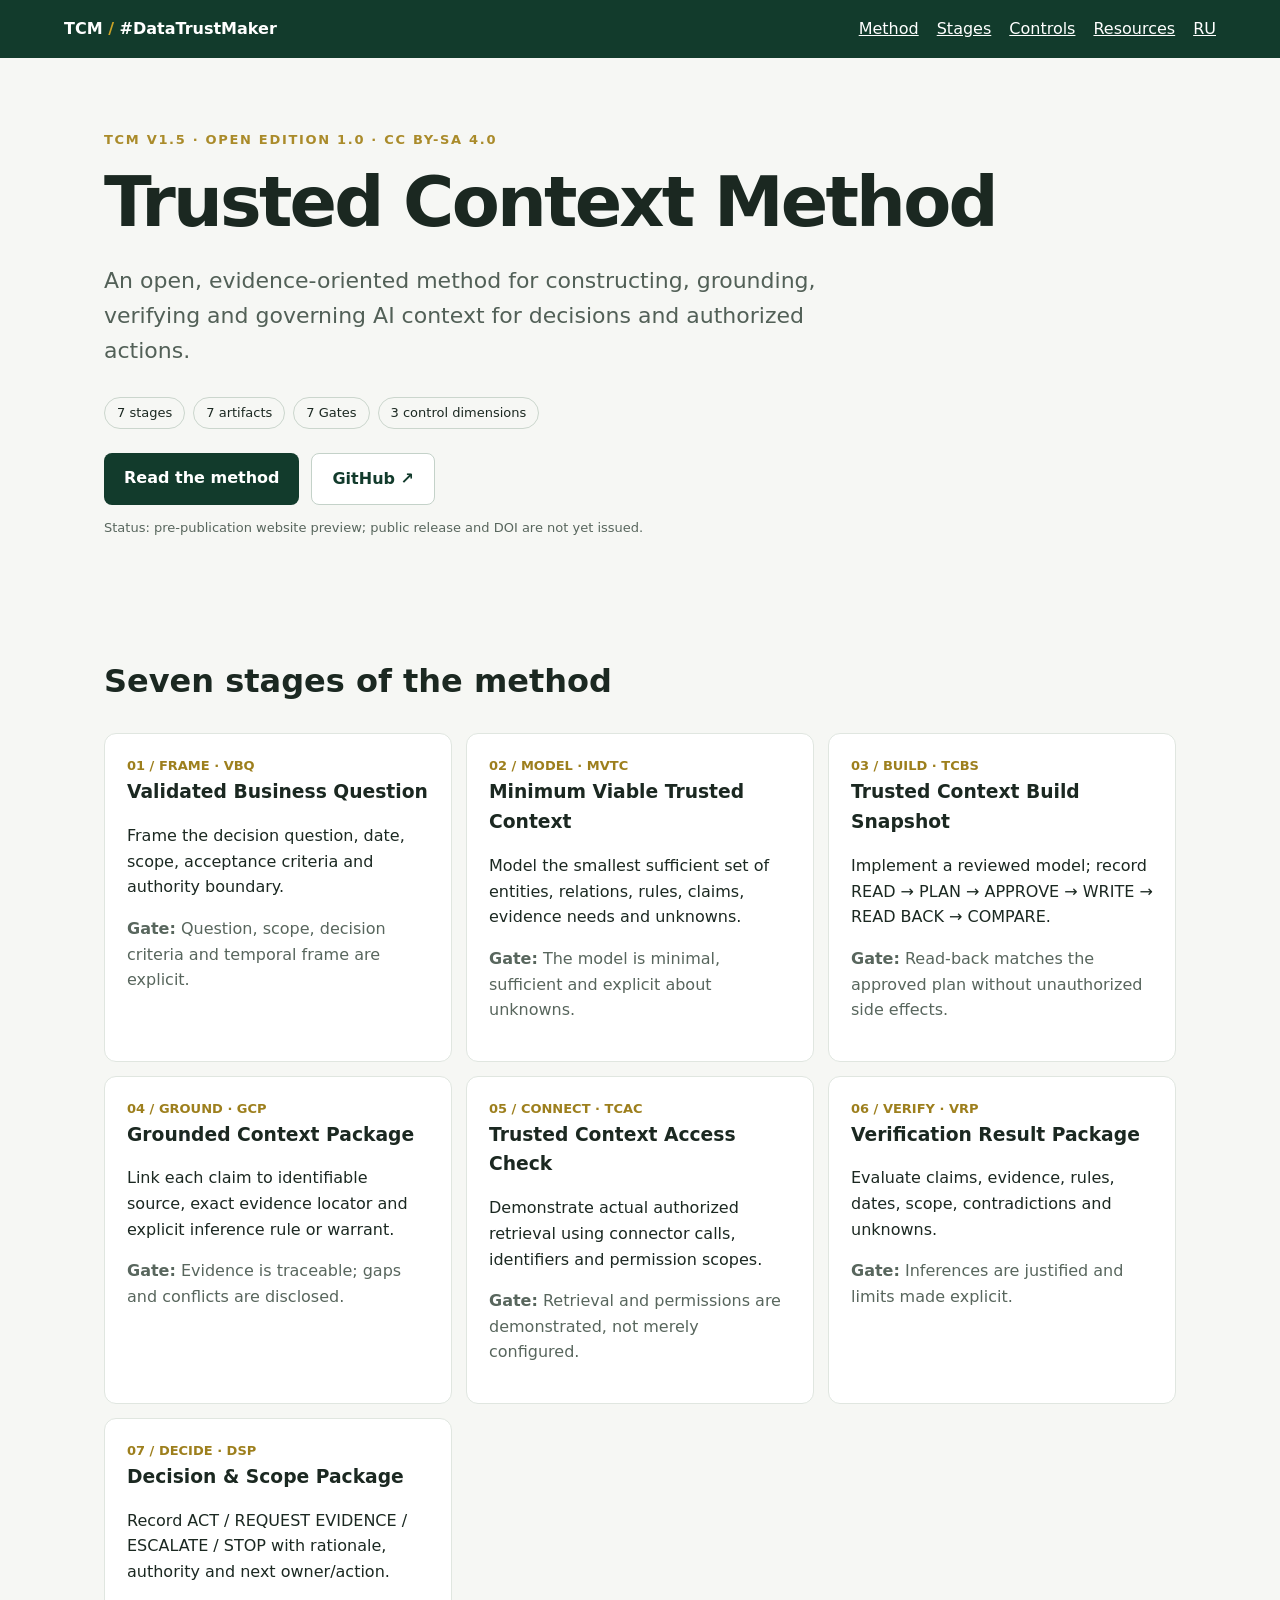
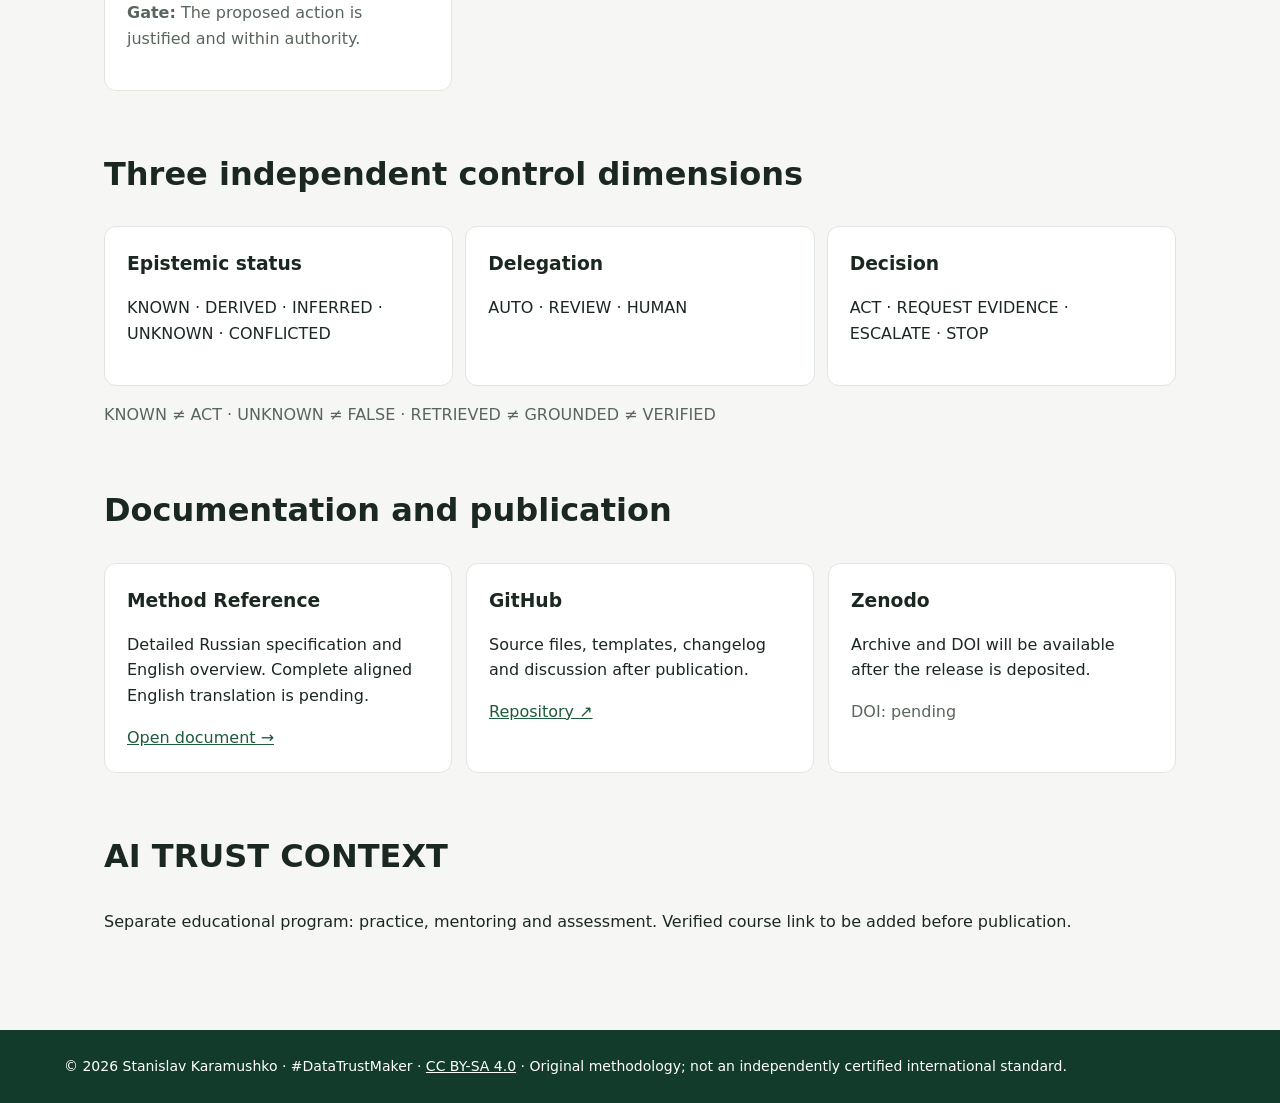
<file: site/index.html>
<!doctype html><html lang="en"><head><meta charset="utf-8"><meta name="viewport" content="width=device-width, initial-scale=1"><meta name="description" content="Trusted Context Method (TCM) — seven stages, seven artifacts and three control dimensions"><title>TCM — Trusted Context Method</title><link rel="stylesheet" href="assets/style.css"></head><body><header><strong>TCM <span style="color:#c9a227">/</span> #DataTrustMaker</strong><nav><a href="#method">Method</a><a href="#stages">Stages</a><a href="#controls">Controls</a><a href="#resources">Resources</a><a href="ru.html" hreflang="ru">RU</a></nav></header><main><section class="hero" id="method"><div class="eyebrow">TCM v1.5 · Open Edition 1.0 · CC BY-SA 4.0</div><h1>Trusted Context Method</h1><p class="lead">An open, evidence-oriented method for constructing, grounding, verifying and governing AI context for decisions and authorized actions.</p><span class="pill">7 stages</span><span class="pill">7 artifacts</span><span class="pill">7 Gates</span><span class="pill">3 control dimensions</span><div class="actions"><a class="button" href="docs/en/method-reference.md">Read the method</a><a class="button alt" href="https://github.com/elkaram56-spec/trusted-context-method">GitHub ↗</a></div><p class="muted" style="font-size:13px">Status: pre-publication website preview; public release and DOI are not yet issued.</p></section><section id="stages"><h2>Seven stages of the method</h2><div class="cards"><article class="card"><div class="tag">01 / FRAME · VBQ</div><h3>Validated Business Question</h3><p>Frame the decision question, date, scope, acceptance criteria and authority boundary.</p><p class="muted"><b>Gate:</b> Question, scope, decision criteria and temporal frame are explicit.</p></article><article class="card"><div class="tag">02 / MODEL · MVTC</div><h3>Minimum Viable Trusted Context</h3><p>Model the smallest sufficient set of entities, relations, rules, claims, evidence needs and unknowns.</p><p class="muted"><b>Gate:</b> The model is minimal, sufficient and explicit about unknowns.</p></article><article class="card"><div class="tag">03 / BUILD · TCBS</div><h3>Trusted Context Build Snapshot</h3><p>Implement a reviewed model; record READ → PLAN → APPROVE → WRITE → READ BACK → COMPARE.</p><p class="muted"><b>Gate:</b> Read-back matches the approved plan without unauthorized side effects.</p></article><article class="card"><div class="tag">04 / GROUND · GCP</div><h3>Grounded Context Package</h3><p>Link each claim to identifiable source, exact evidence locator and explicit inference rule or warrant.</p><p class="muted"><b>Gate:</b> Evidence is traceable; gaps and conflicts are disclosed.</p></article><article class="card"><div class="tag">05 / CONNECT · TCAC</div><h3>Trusted Context Access Check</h3><p>Demonstrate actual authorized retrieval using connector calls, identifiers and permission scopes.</p><p class="muted"><b>Gate:</b> Retrieval and permissions are demonstrated, not merely configured.</p></article><article class="card"><div class="tag">06 / VERIFY · VRP</div><h3>Verification Result Package</h3><p>Evaluate claims, evidence, rules, dates, scope, contradictions and unknowns.</p><p class="muted"><b>Gate:</b> Inferences are justified and limits made explicit.</p></article><article class="card"><div class="tag">07 / DECIDE · DSP</div><h3>Decision &amp; Scope Package</h3><p>Record ACT / REQUEST EVIDENCE / ESCALATE / STOP with rationale, authority and next owner/action.</p><p class="muted"><b>Gate:</b> The proposed action is justified and within authority.</p></article></div></section><section id="controls"><h2>Three independent control dimensions</h2><div class="three"><article class="card"><h3>Epistemic status</h3><p>KNOWN · DERIVED · INFERRED · UNKNOWN · CONFLICTED</p></article><article class="card"><h3>Delegation</h3><p>AUTO · REVIEW · HUMAN</p></article><article class="card"><h3>Decision</h3><p>ACT · REQUEST EVIDENCE · ESCALATE · STOP</p></article></div><p class="muted">KNOWN ≠ ACT · UNKNOWN ≠ FALSE · RETRIEVED ≠ GROUNDED ≠ VERIFIED</p></section><section id="resources"><h2>Documentation and publication</h2><div class="cards"><article class="card"><h3>Method Reference</h3><p>Detailed Russian specification and English overview. Complete aligned English translation is pending.</p><a href="docs/en/method-reference.md">Open document →</a></article><article class="card"><h3>GitHub</h3><p>Source files, templates, changelog and discussion after publication.</p><a href="https://github.com/elkaram56-spec/trusted-context-method">Repository ↗</a></article><article class="card"><h3>Zenodo</h3><p>Archive and DOI will be available after the release is deposited.</p><span class="muted">DOI: pending</span></article></div></section><section id="training"><h2>AI TRUST CONTEXT</h2><p>Separate educational program: practice, mentoring and assessment. Verified course link to be added before publication.</p></section></main><footer>© 2026 Stanislav Karamushko · #DataTrustMaker · <a href="https://creativecommons.org/licenses/by-sa/4.0/">CC BY-SA 4.0</a> · Original methodology; not an independently certified international standard.</footer></body></html>
</file>
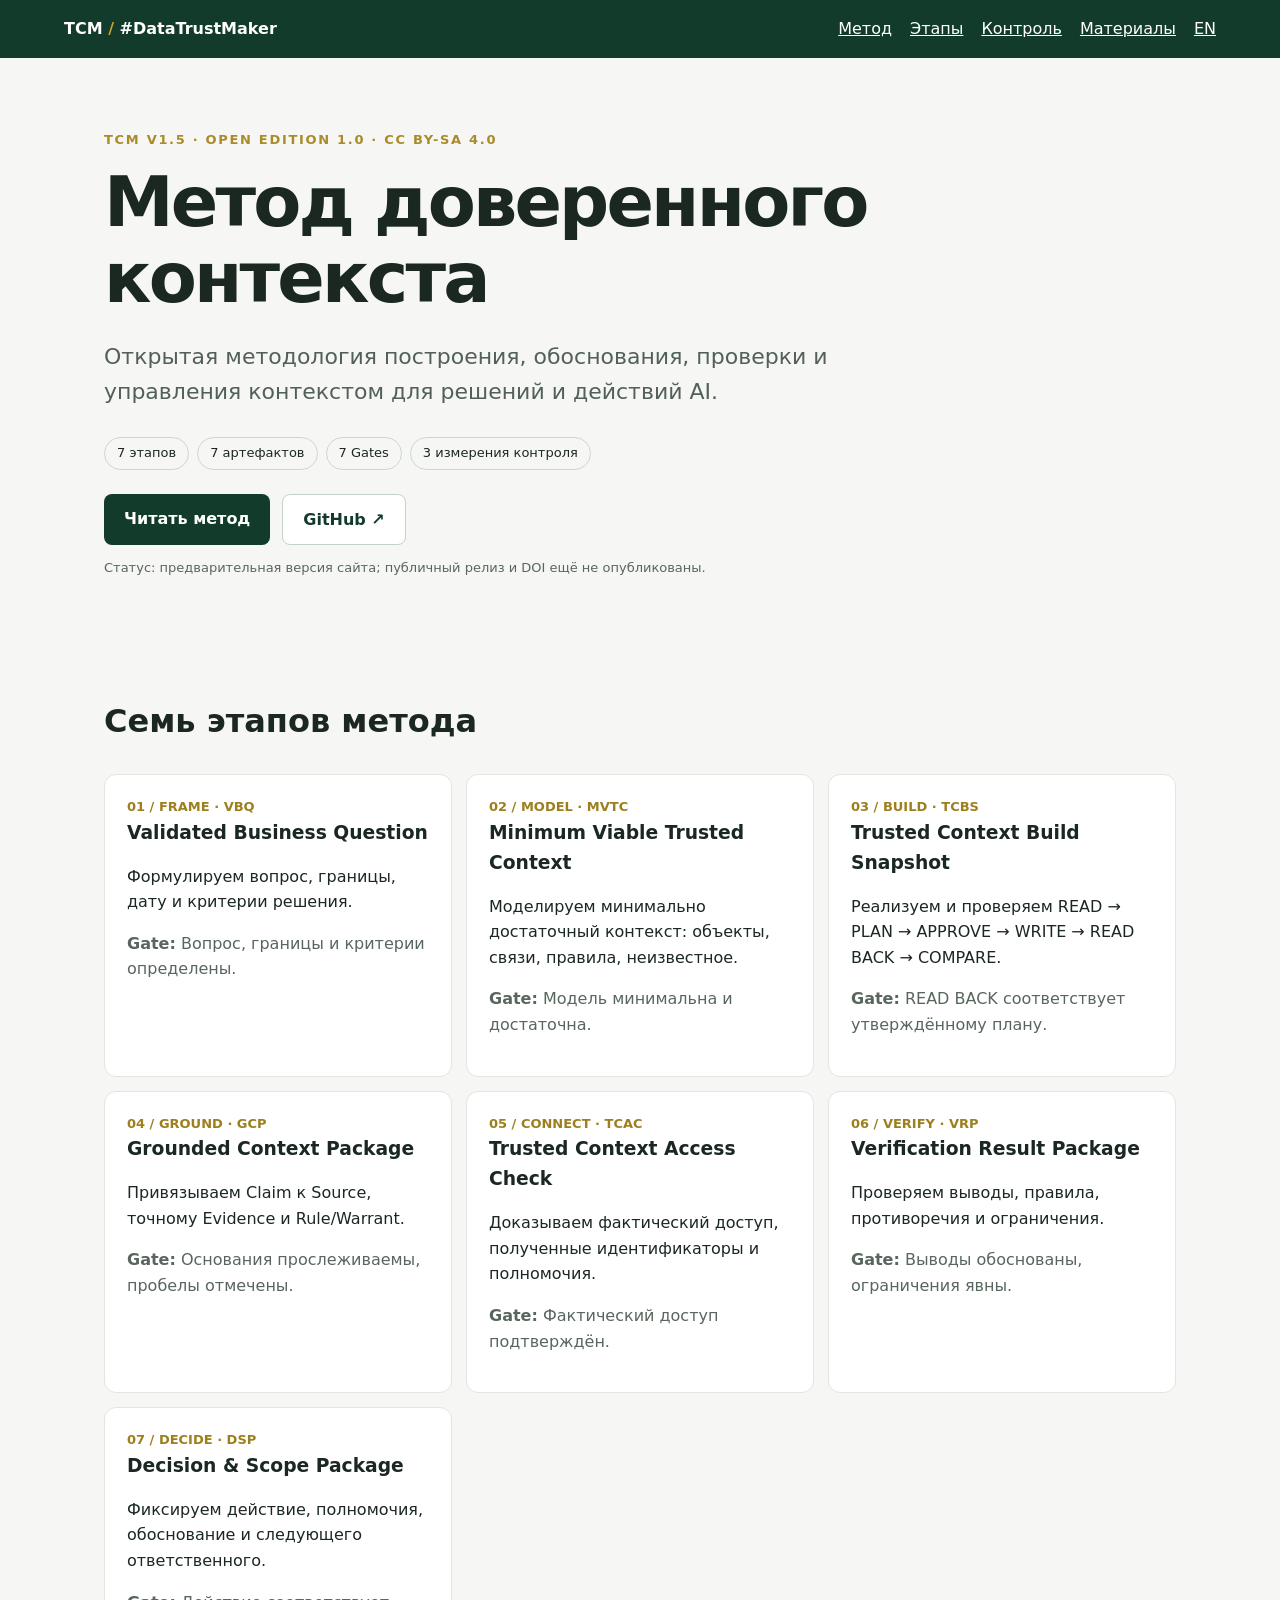
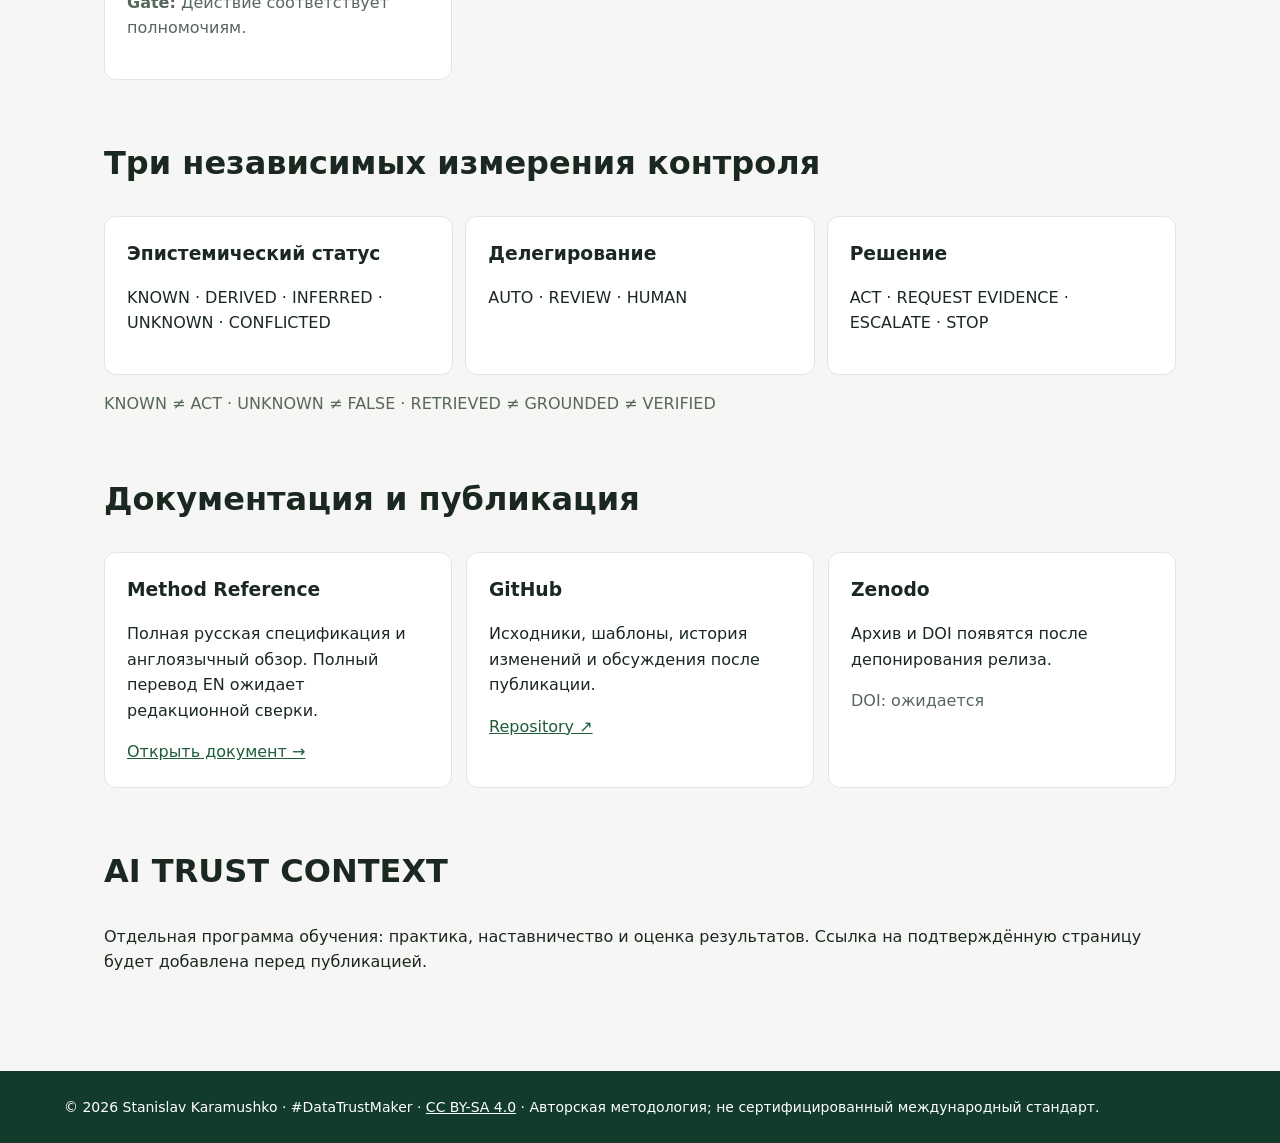
<file: site/ru.html>
<!doctype html><html lang="ru"><head><meta charset="utf-8"><meta name="viewport" content="width=device-width, initial-scale=1"><meta name="description" content="Trusted Context Method (TCM) — seven stages, seven artifacts and three control dimensions"><title>TCM — Метод доверенного контекста</title><link rel="stylesheet" href="assets/style.css"></head><body><header><strong>TCM <span style="color:#c9a227">/</span> #DataTrustMaker</strong><nav><a href="#method">Метод</a><a href="#stages">Этапы</a><a href="#controls">Контроль</a><a href="#resources">Материалы</a><a href="en.html" hreflang="en">EN</a></nav></header><main><section class="hero" id="method"><div class="eyebrow">TCM v1.5 · Open Edition 1.0 · CC BY-SA 4.0</div><h1>Метод доверенного контекста</h1><p class="lead">Открытая методология построения, обоснования, проверки и управления контекстом для решений и действий AI.</p><span class="pill">7 этапов</span><span class="pill">7 артефактов</span><span class="pill">7 Gates</span><span class="pill">3 измерения контроля</span><div class="actions"><a class="button" href="docs/ru/method-reference.md">Читать метод</a><a class="button alt" href="https://github.com/elkaram56-spec/trusted-context-method">GitHub ↗</a></div><p class="muted" style="font-size:13px">Статус: предварительная версия сайта; публичный релиз и DOI ещё не опубликованы.</p></section><section id="stages"><h2>Семь этапов метода</h2><div class="cards"><article class="card"><div class="tag">01 / FRAME · VBQ</div><h3>Validated Business Question</h3><p>Формулируем вопрос, границы, дату и критерии решения.</p><p class="muted"><b>Gate:</b> Вопрос, границы и критерии определены.</p></article><article class="card"><div class="tag">02 / MODEL · MVTC</div><h3>Minimum Viable Trusted Context</h3><p>Моделируем минимально достаточный контекст: объекты, связи, правила, неизвестное.</p><p class="muted"><b>Gate:</b> Модель минимальна и достаточна.</p></article><article class="card"><div class="tag">03 / BUILD · TCBS</div><h3>Trusted Context Build Snapshot</h3><p>Реализуем и проверяем READ → PLAN → APPROVE → WRITE → READ BACK → COMPARE.</p><p class="muted"><b>Gate:</b> READ BACK соответствует утверждённому плану.</p></article><article class="card"><div class="tag">04 / GROUND · GCP</div><h3>Grounded Context Package</h3><p>Привязываем Claim к Source, точному Evidence и Rule/Warrant.</p><p class="muted"><b>Gate:</b> Основания прослеживаемы, пробелы отмечены.</p></article><article class="card"><div class="tag">05 / CONNECT · TCAC</div><h3>Trusted Context Access Check</h3><p>Доказываем фактический доступ, полученные идентификаторы и полномочия.</p><p class="muted"><b>Gate:</b> Фактический доступ подтверждён.</p></article><article class="card"><div class="tag">06 / VERIFY · VRP</div><h3>Verification Result Package</h3><p>Проверяем выводы, правила, противоречия и ограничения.</p><p class="muted"><b>Gate:</b> Выводы обоснованы, ограничения явны.</p></article><article class="card"><div class="tag">07 / DECIDE · DSP</div><h3>Decision &amp; Scope Package</h3><p>Фиксируем действие, полномочия, обоснование и следующего ответственного.</p><p class="muted"><b>Gate:</b> Действие соответствует полномочиям.</p></article></div></section><section id="controls"><h2>Три независимых измерения контроля</h2><div class="three"><article class="card"><h3>Эпистемический статус</h3><p>KNOWN · DERIVED · INFERRED · UNKNOWN · CONFLICTED</p></article><article class="card"><h3>Делегирование</h3><p>AUTO · REVIEW · HUMAN</p></article><article class="card"><h3>Решение</h3><p>ACT · REQUEST EVIDENCE · ESCALATE · STOP</p></article></div><p class="muted">KNOWN ≠ ACT · UNKNOWN ≠ FALSE · RETRIEVED ≠ GROUNDED ≠ VERIFIED</p></section><section id="resources"><h2>Документация и публикация</h2><div class="cards"><article class="card"><h3>Method Reference</h3><p>Полная русская спецификация и англоязычный обзор. Полный перевод EN ожидает редакционной сверки.</p><a href="docs/ru/method-reference.md">Открыть документ →</a></article><article class="card"><h3>GitHub</h3><p>Исходники, шаблоны, история изменений и обсуждения после публикации.</p><a href="https://github.com/elkaram56-spec/trusted-context-method">Repository ↗</a></article><article class="card"><h3>Zenodo</h3><p>Архив и DOI появятся после депонирования релиза.</p><span class="muted">DOI: ожидается</span></article></div></section><section id="training"><h2>AI TRUST CONTEXT</h2><p>Отдельная программа обучения: практика, наставничество и оценка результатов. Ссылка на подтверждённую страницу будет добавлена перед публикацией.</p></section></main><footer>© 2026 Stanislav Karamushko · #DataTrustMaker · <a href="https://creativecommons.org/licenses/by-sa/4.0/">CC BY-SA 4.0</a> · Авторская методология; не сертифицированный международный стандарт.</footer></body></html>
</file>
<file: site/assets/style.css>
*{box-sizing:border-box}body{margin:0;background:#f6f7f4;color:#1b2821;font:16px/1.6 system-ui,-apple-system,Segoe UI,sans-serif}header{background:#123b2c;color:white;padding:16px 5vw;display:flex;justify-content:space-between;gap:20px;align-items:center}header a{color:white}a{color:#1e5c3a}nav{display:flex;gap:18px}main{max-width:1120px;margin:auto;padding:0 24px 80px}.hero{padding:72px 0 46px}.eyebrow{font-size:13px;text-transform:uppercase;letter-spacing:.13em;color:#aa8b2a;font-weight:700}h1{font-size:clamp(38px,6vw,70px);line-height:1.08;letter-spacing:-.04em;margin:15px 0}h2{font-size:32px;margin-top:58px}h3{margin:0 0 6px}p.lead{font-size:22px;max-width:780px;color:#526057}.pill{border:1px solid #cbd6cd;border-radius:30px;padding:5px 12px;display:inline-block;font-size:13px;margin:6px 8px 0 0}.actions{display:flex;gap:12px;flex-wrap:wrap;margin-top:24px}.button{background:#123b2c;color:white;text-decoration:none;padding:12px 20px;border-radius:8px;font-weight:600}.button.alt{background:white;color:#123b2c;border:1px solid #c4d2c9}.cards{display:grid;grid-template-columns:repeat(auto-fit,minmax(290px,1fr));gap:14px}.card{background:white;border:1px solid #e0e6e0;border-radius:12px;padding:22px}.tag{color:#9d7f1d;font-weight:700;font-size:13px}.muted{color:#58665d}section{scroll-margin-top:24px}.three{display:grid;grid-template-columns:repeat(auto-fit,minmax(250px,1fr));gap:12px}footer{background:#123b2c;color:white;padding:25px 5vw;font-size:14px}footer a{color:#fff}@media(max-width:620px){header{flex-direction:column;align-items:flex-start}.hero{padding:48px 0 30px}nav{flex-wrap:wrap}}
</file>
